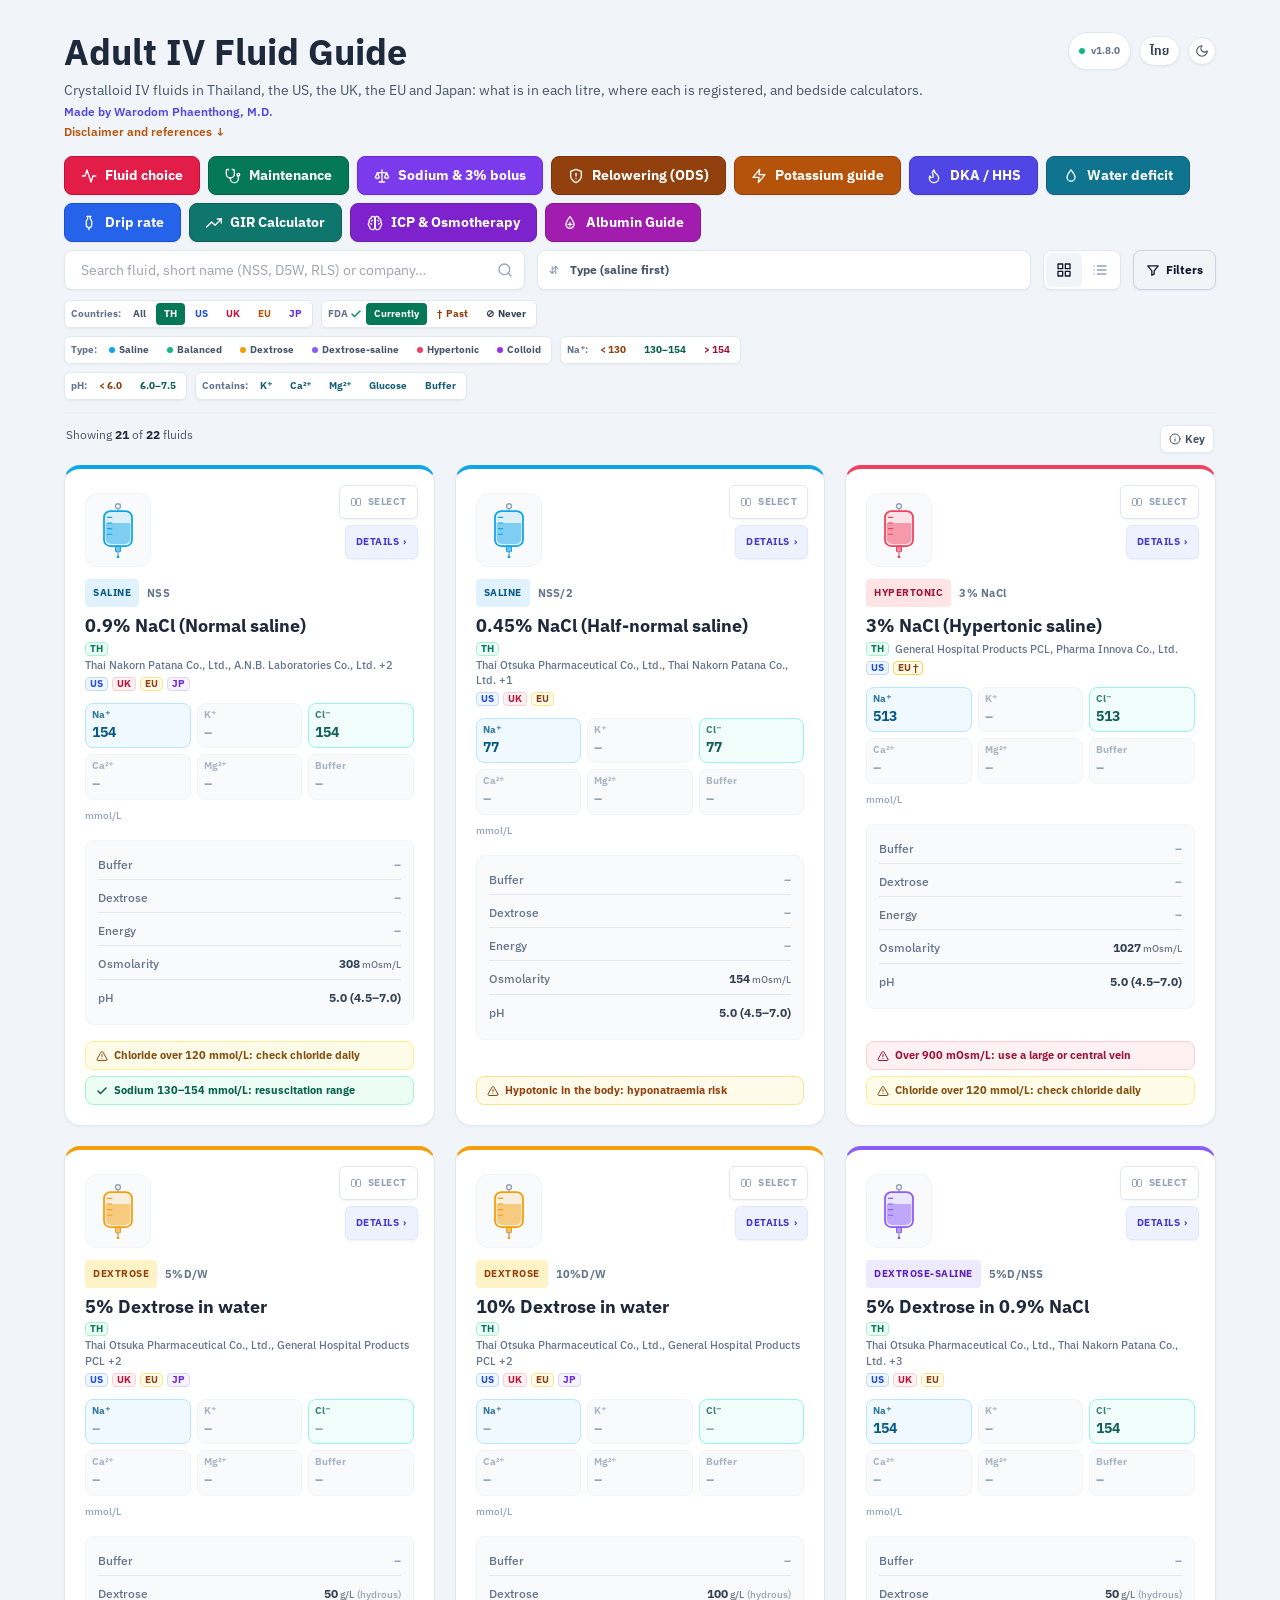
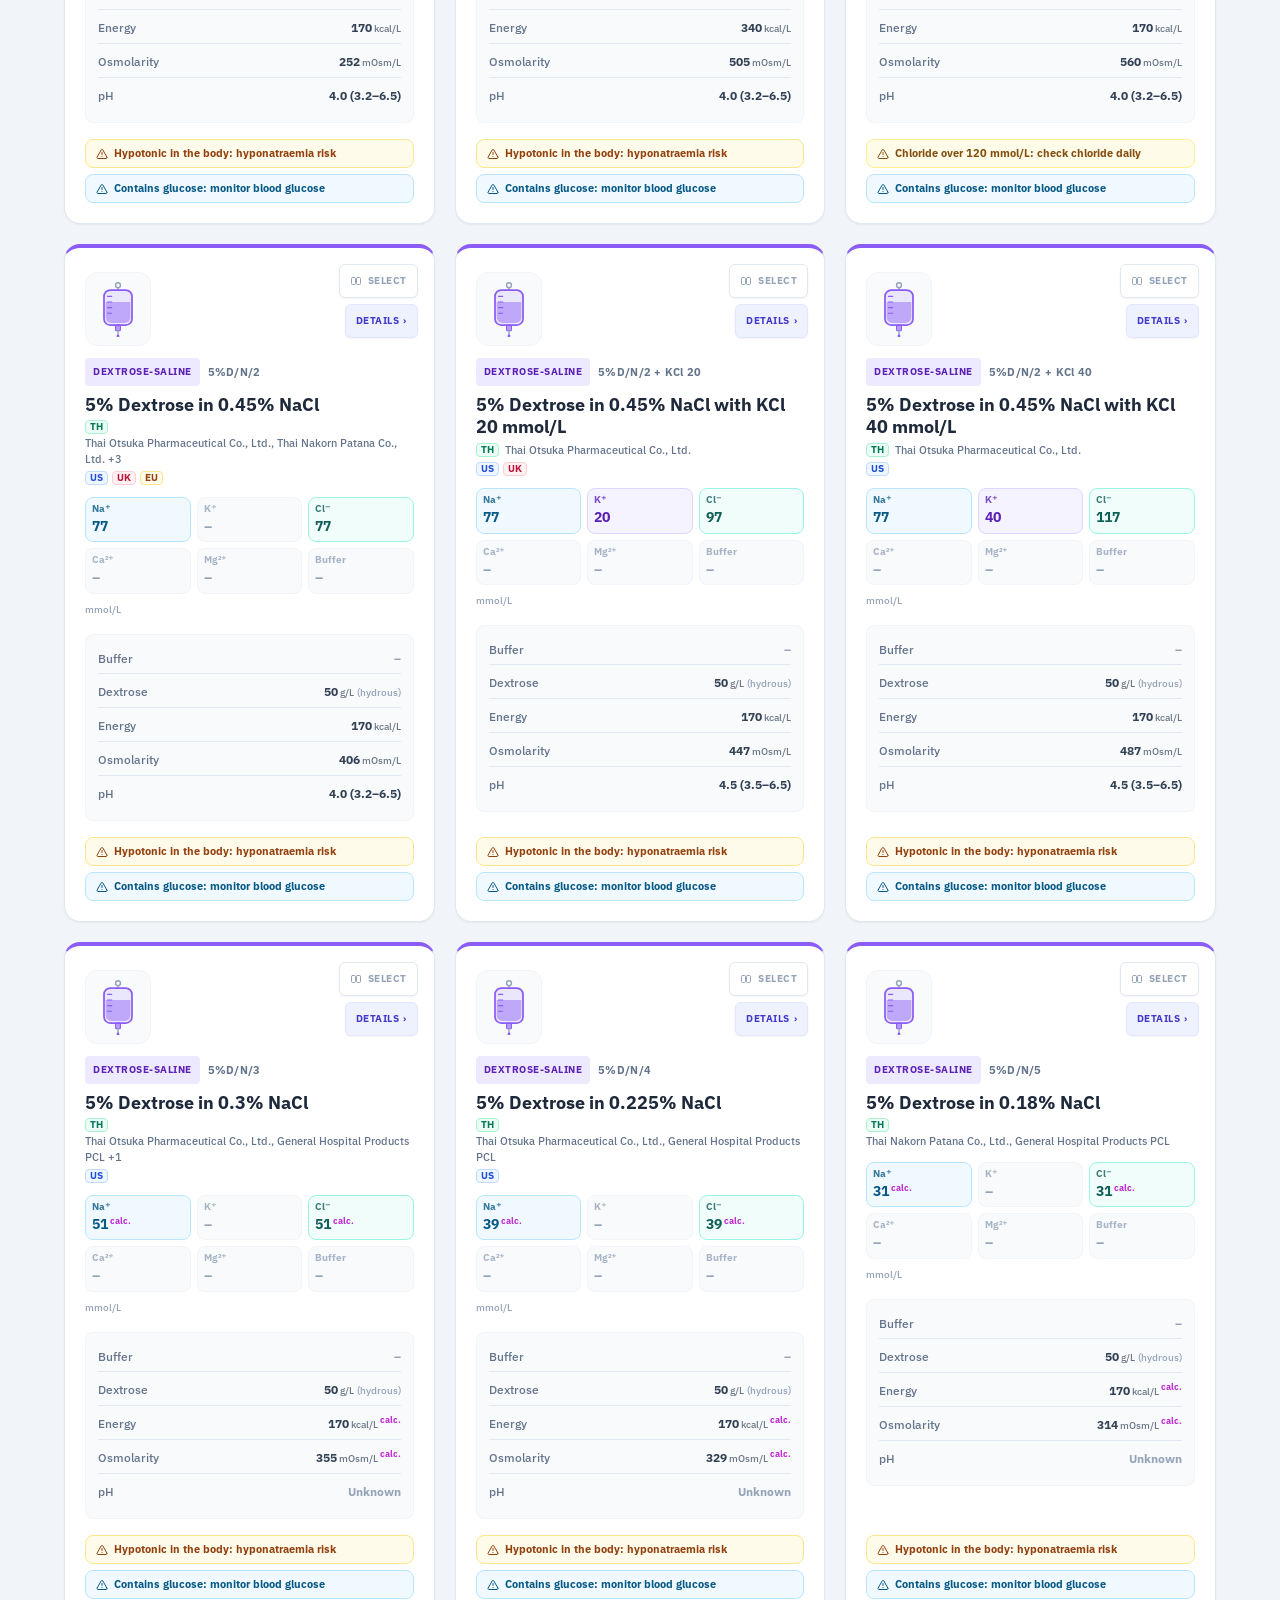
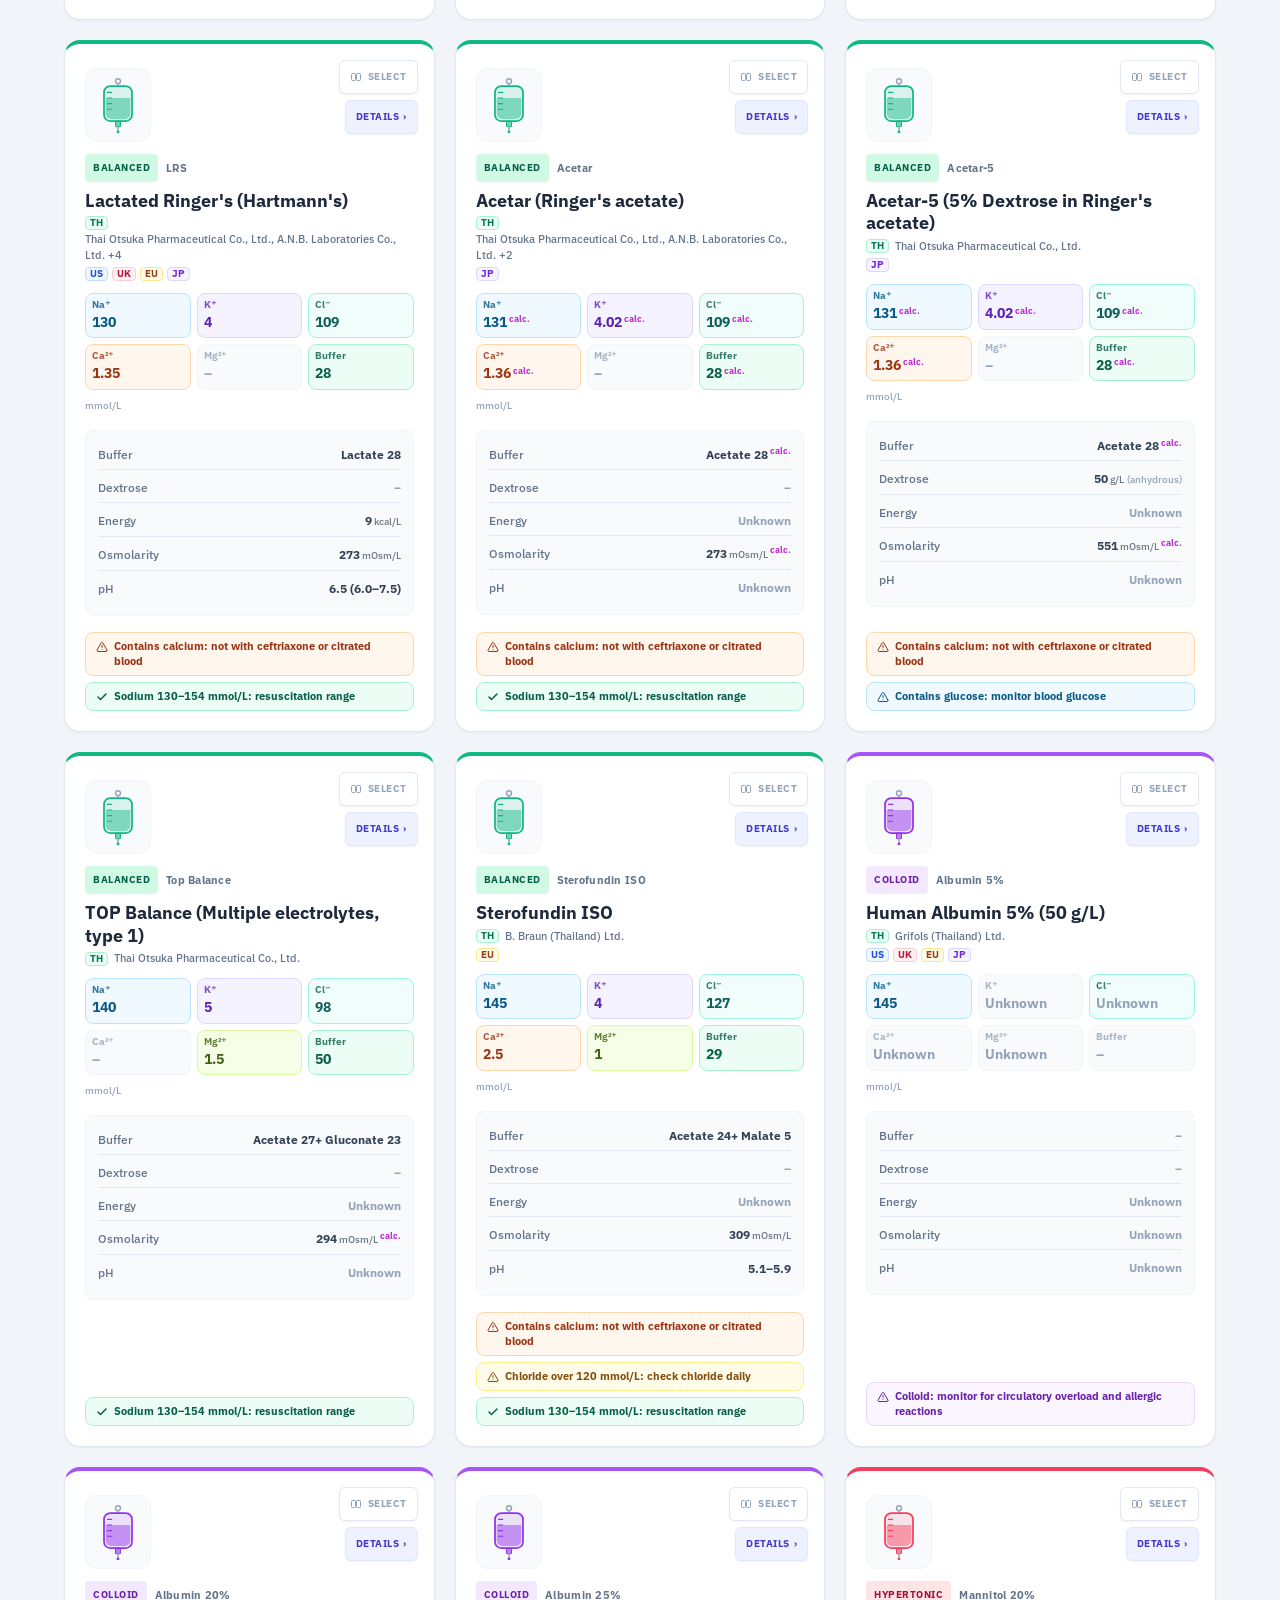
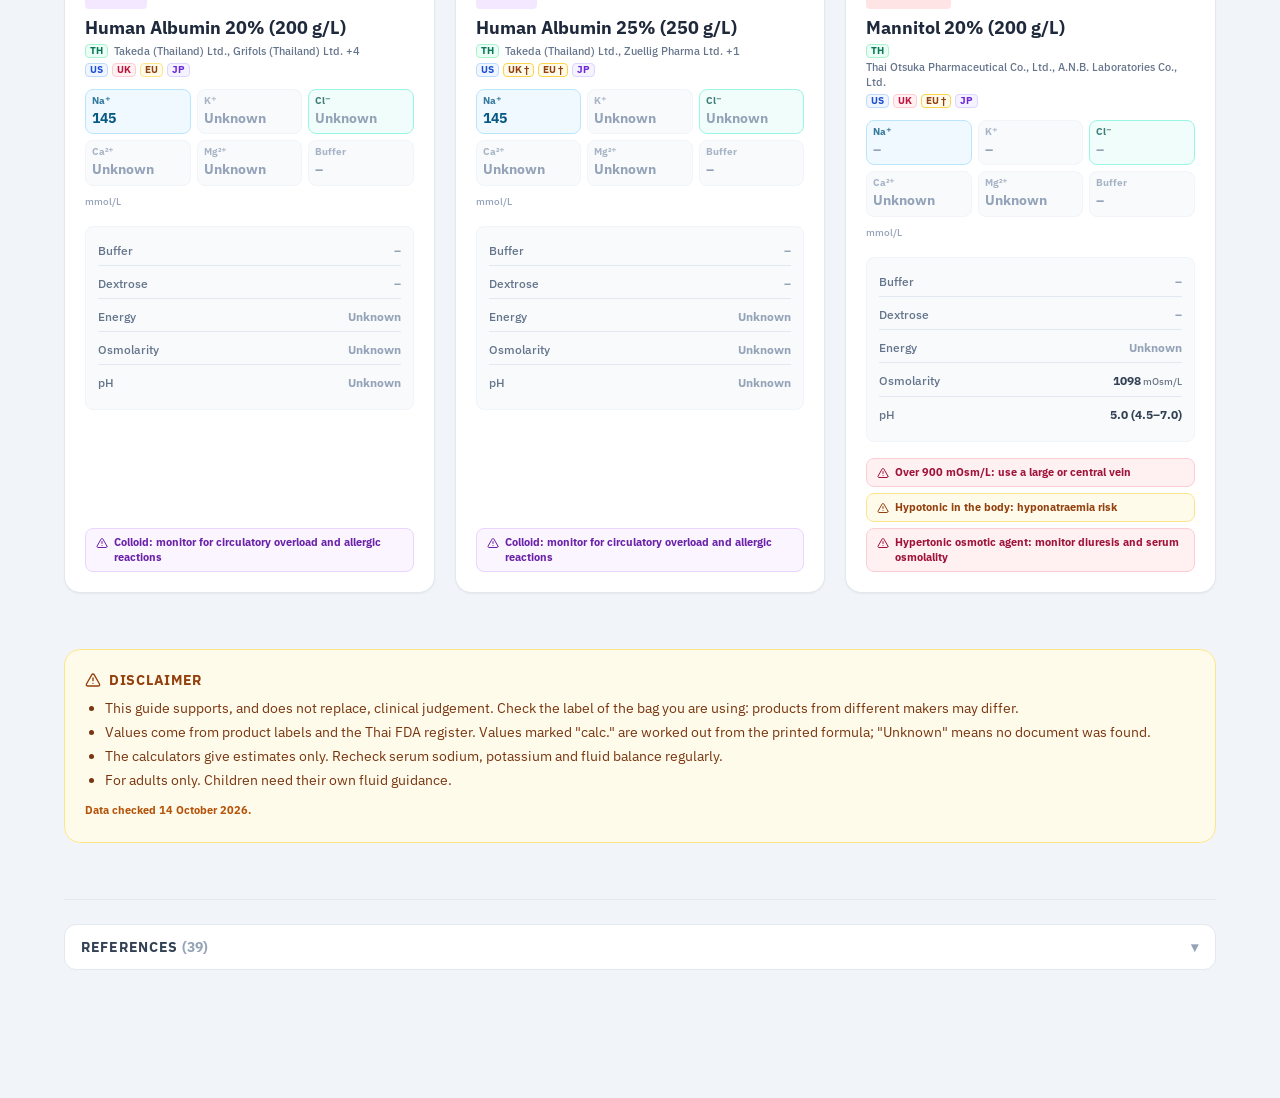
<file: index.html>
<!doctype html>
<html lang="en">
<head>
<meta charset="utf-8">
<meta name="viewport" content="width=device-width, initial-scale=1">
<title>Adult IV Fluid Guide</title>
<meta http-equiv="refresh" content="0; url=iv-fluid-guide.html">
<link rel="canonical" href="iv-fluid-guide.html">
<script>location.replace('iv-fluid-guide.html' + location.search + location.hash);</script>
</head>
<body>
<p><a href="iv-fluid-guide.html">Open the Adult IV Fluid Guide</a></p>
</body>
</html>
</file>
